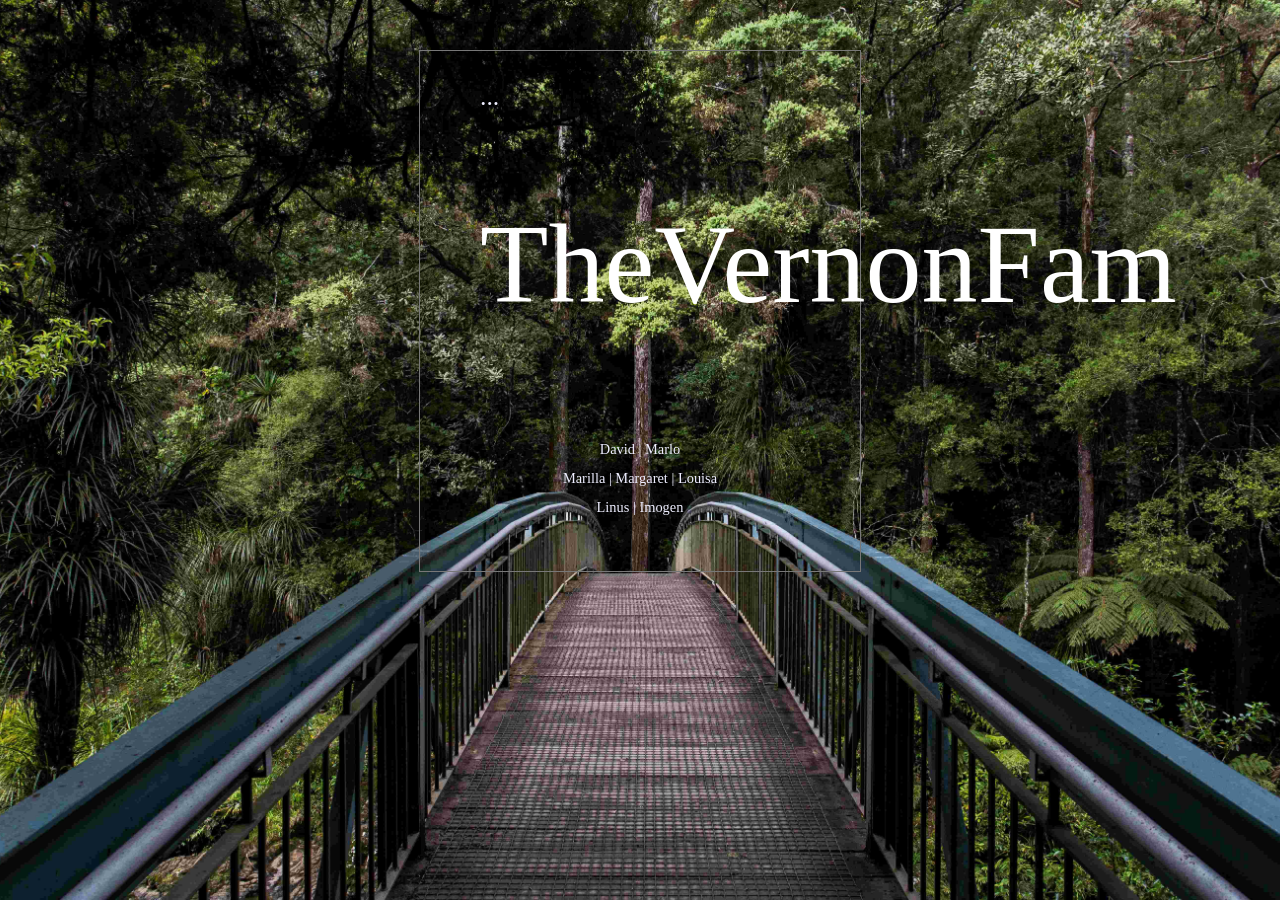
<file: index.html>
<!DOCTYPE html>
<html>

<head>
	<meta charset="UTF-8">
	
	<title>TheVernonFam</title>
	
	<style>
		* { margin: 0; padding: 0; }
		
		html { 
			background: url(images/img5.jpg) no-repeat center center fixed; 
			-webkit-background-size: cover;
			-moz-background-size: cover;
			-o-background-size: cover;
			background-size: cover;
		}
		
		#page-wrap { width: 400px; margin: 50px auto; padding: 20px; background: transparent;border:solid 1px #777;}
		h1 {color: #FFF; font: 7em/2 Georgia, Serif; margin: 0 0 30px 0; text-indent: 40px; }
		h2 {color: #EEF; font: 1.6em/2 Georgia, Serif; margin: 0 0 30px 0; text-indent: 40px; }
		p  {color: #EEF; font: 0.9em/2 Georgia, Serif; margin: 0 0 30px 0; text-indent: 40px; }
	</style>
</head>

<body>

    <div id="page-wrap">
	<h2>...</h2>
	<h1>TheVernonFam</h1>
	<p align="center"><br />David | Marlo <br /> Marilla | Margaret | Louisa <br /> Linus | Imogen</p>
    </div>

</body>

</html>
</file>
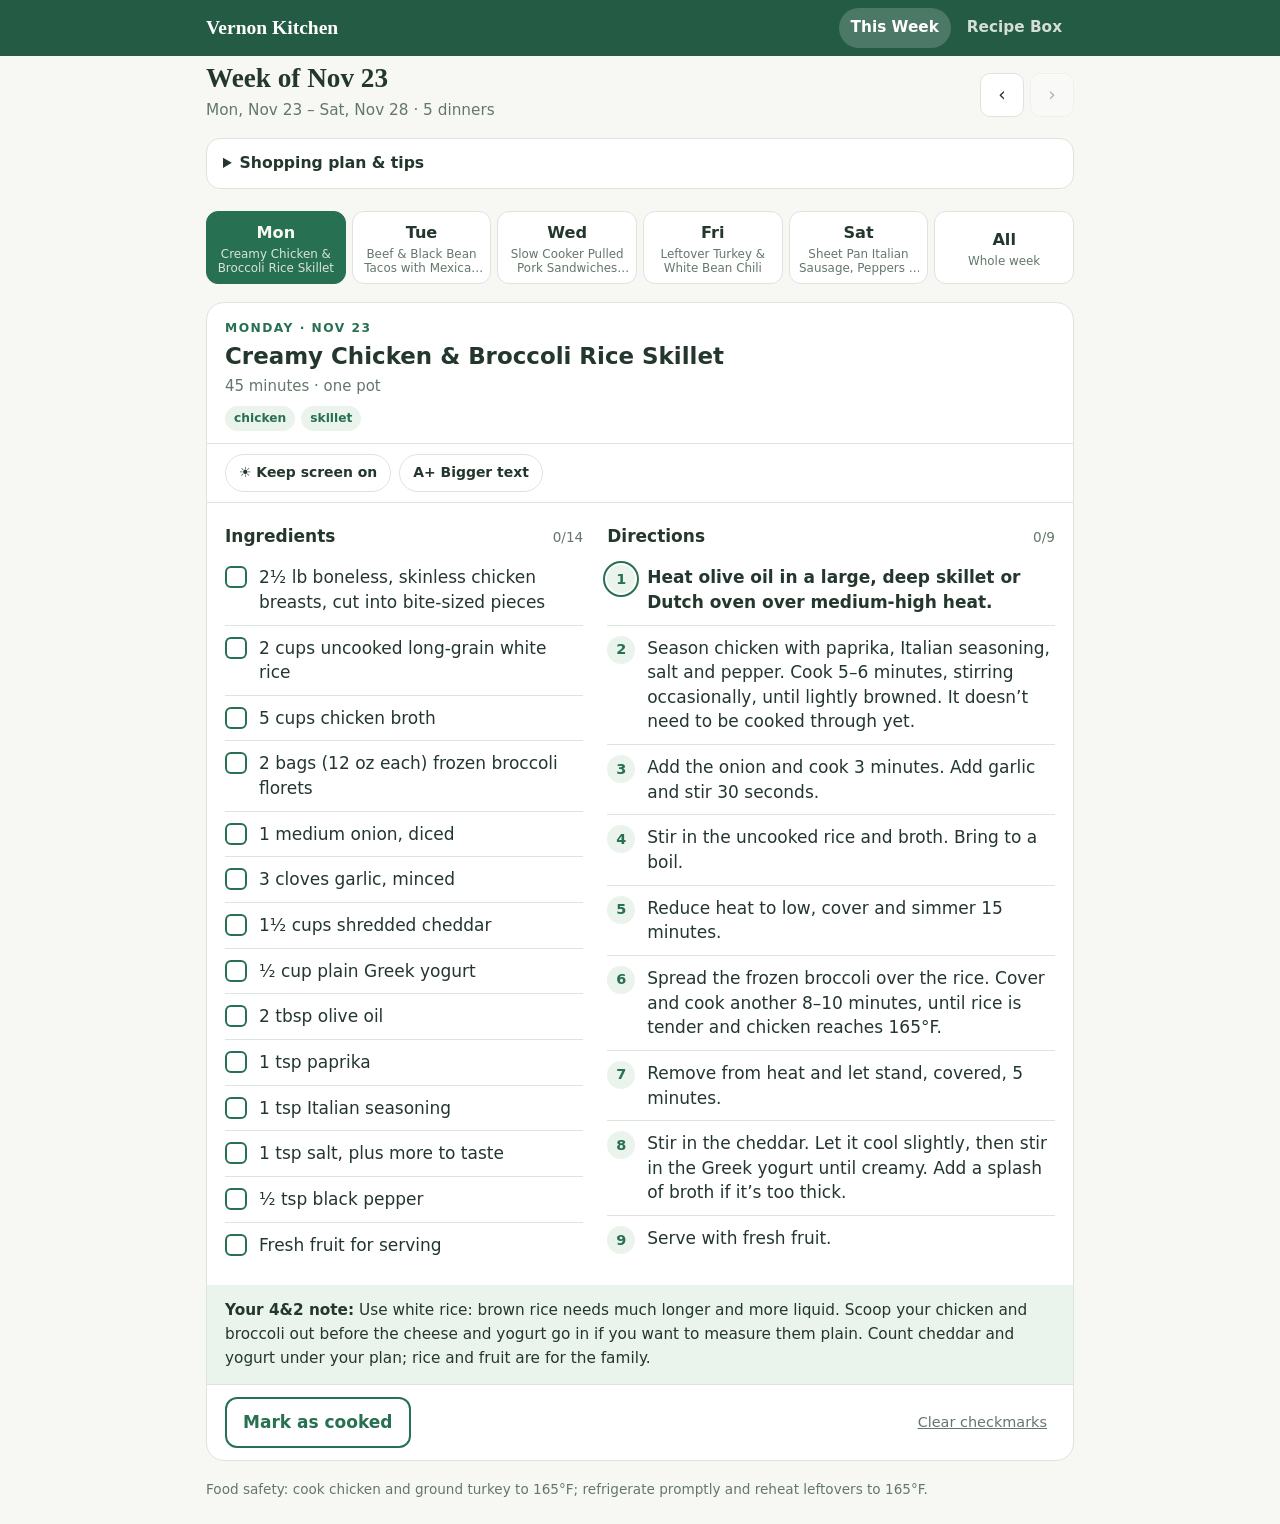
<file: recipes/index.html>
<!doctype html>
<html lang="en">
<head>
<meta charset="utf-8">
<meta name="viewport" content="width=device-width,initial-scale=1,viewport-fit=cover">
<title>Vernon Family Recipes</title>
<meta name="theme-color" content="#245b45">
<meta name="apple-mobile-web-app-capable" content="yes">
<meta name="mobile-web-app-capable" content="yes">
<meta name="apple-mobile-web-app-title" content="Recipes">
<link rel="stylesheet" href="style.css">
</head>
<body>
<header class="bar">
  <div class="wrap bar-in">
    <a class="brand" href="#/week">Vernon Kitchen</a>
    <nav class="tabs">
      <a href="#/week" data-tab="week">This Week</a>
      <a href="#/box" data-tab="box">Recipe Box</a>
    </nav>
  </div>
</header>
<main id="app" class="wrap"></main>
<footer class="wrap foot">
  Food safety: cook chicken and ground turkey to 165°F; refrigerate promptly and reheat leftovers to 165°F.
</footer>
<script src="data.js"></script>
<script src="app.js"></script>
</body>
</html>
</file>
<file: recipes/style.css>
:root {
  --bg: #f7f8f4;
  --card: #ffffff;
  --ink: #23372d;
  --muted: #63776a;
  --line: #dbe5dc;
  --brand: #245b45;
  --accent: #287052;
  --soft: #eaf3ec;
  --done: #9aa99f;
  --on-brand: #ffffff;
  --fs: 17px;
}
@media (prefers-color-scheme: dark) {
  :root {
    --bg: #121a16;
    --card: #1b2620;
    --ink: #e4ece6;
    --muted: #9db0a3;
    --line: #2c3b33;
    --brand: #1d4a38;
    --accent: #7cc7a0;
    --soft: #22332a;
    --done: #5f7166;
  }
}

* { box-sizing: border-box; }
html { -webkit-text-size-adjust: 100%; }
body {
  margin: 0;
  background: var(--bg);
  color: var(--ink);
  font: var(--fs)/1.55 system-ui, -apple-system, "Segoe UI", sans-serif;
}
a { color: var(--accent); }
button { font: inherit; color: inherit; cursor: pointer; }
.wrap { max-width: 900px; margin: 0 auto; padding: 0 16px; }

/* Top bar */
.bar {
  background: var(--brand);
  color: var(--on-brand);
  padding-top: env(safe-area-inset-top);
}
.bar-in { display: flex; align-items: center; justify-content: space-between; gap: 12px; min-height: 56px; }
.brand { color: inherit; text-decoration: none; font: 700 1.15em Georgia, serif; white-space: nowrap; }
.tabs { display: flex; gap: 4px; }
.tabs a {
  color: inherit; text-decoration: none; font-weight: 600; font-size: .9em;
  padding: 8px 12px; border-radius: 999px; opacity: .8; white-space: nowrap;
}
.tabs a.on { background: rgba(255,255,255,.18); opacity: 1; }

main { padding-top: 16px; padding-bottom: 32px; min-height: 60vh; }
h1 { font: 700 1.6em/1.2 Georgia, serif; margin: 6px 0 4px; }
.sub { color: var(--muted); margin: 0 0 12px; font-size: .9em; }

/* Week header */
.week-head { display: flex; align-items: center; justify-content: space-between; gap: 8px; }
.week-nav { display: flex; gap: 6px; }
.icon-btn {
  background: var(--card); border: 1px solid var(--line); border-radius: 10px;
  min-width: 44px; height: 44px; display: inline-flex; align-items: center; justify-content: center;
  text-decoration: none; color: var(--ink); font-size: 1.1em;
}
.icon-btn[aria-disabled="true"] { opacity: .35; pointer-events: none; }

details.shop {
  background: var(--card); border: 1px solid var(--line); border-radius: 14px;
  padding: 12px 16px; margin: 4px 0 14px; font-size: .92em;
}
details.shop summary { font-weight: 700; cursor: pointer; }
details.shop p { margin: 8px 0 0; }

/* Sticky day strip */
.days {
  position: sticky; top: 0; z-index: 5;
  display: grid; grid-template-columns: repeat(6, 1fr); gap: 6px;
  background: var(--bg); padding: 8px 0;
  margin: 0 -16px; padding-left: 16px; padding-right: 16px;
}
.day {
  background: var(--card); border: 1px solid var(--line); border-radius: 12px;
  padding: 8px 4px; text-align: center; text-decoration: none; color: var(--ink);
  min-height: 56px; display: flex; flex-direction: column; justify-content: center; gap: 2px;
  position: relative;
}
.day b { font-size: .95em; white-space: nowrap; }
.day small { font-size: .7em; color: var(--muted); line-height: 1.2; display: none; }
.day.today b::after { content: ""; display: inline-block; width: 6px; height: 6px; border-radius: 50%; background: var(--accent); margin-left: 4px; vertical-align: middle; }
.day.on { background: var(--accent); border-color: var(--accent); color: var(--bg); }
.day.on small { color: inherit; opacity: .85; }
.day.cooked:not(.on) b { color: var(--done); text-decoration: line-through; }
@media (min-width: 700px) {
  .day small { display: block; overflow: hidden; display: -webkit-box; -webkit-line-clamp: 2; -webkit-box-orient: vertical; }
  .day { min-height: 72px; padding: 8px; }
}

/* Recipe card */
.card {
  background: var(--card); border: 1px solid var(--line); border-radius: 18px;
  margin: 10px 0 18px; overflow: hidden;
}
.card-top { padding: 16px 18px 12px; border-bottom: 1px solid var(--line); }
.kicker { color: var(--accent); font-weight: 800; letter-spacing: .12em; font-size: .72em; text-transform: uppercase; }
.card-top h2 { margin: 4px 0; font-size: 1.35em; line-height: 1.25; }
.card-top h2 a { color: inherit; text-decoration: none; }
.meta { color: var(--muted); font-size: .88em; margin: 0; }
.tags { display: flex; flex-wrap: wrap; gap: 6px; margin-top: 8px; }
.tag { background: var(--soft); color: var(--accent); font-size: .72em; font-weight: 700; padding: 3px 9px; border-radius: 999px; }
.leftover-link { display: inline-block; margin-top: 8px; font-size: .88em; }

.tools { display: flex; flex-wrap: wrap; gap: 8px; padding: 10px 18px; border-bottom: 1px solid var(--line); }
.chip {
  background: transparent; border: 1px solid var(--line); border-radius: 999px;
  padding: 7px 13px; font-size: .82em; font-weight: 600; min-height: 38px;
}
.chip[aria-pressed="true"] { background: var(--accent); border-color: var(--accent); color: var(--bg); }

.cols { display: grid; grid-template-columns: 1fr 1.25fr; gap: 24px; padding: 6px 18px 18px; }
@media (max-width: 700px) { .cols { grid-template-columns: 1fr; gap: 0; } }
h3 { margin: 14px 0 6px; font-size: 1em; display: flex; justify-content: space-between; align-items: baseline; }
h3 .count { color: var(--muted); font-weight: 500; font-size: .8em; }

ul.check, ol.steps { list-style: none; padding: 0; margin: 0; }
.check li button, .steps li button {
  display: flex; gap: 12px; align-items: flex-start; width: 100%; text-align: left;
  background: none; border: 0; padding: 10px 0; border-bottom: 1px solid var(--line);
  line-height: 1.45;
}
.check li:last-child button, .steps li:last-child button { border-bottom: 0; }
.box {
  flex: 0 0 22px; height: 22px; border: 2px solid var(--accent); border-radius: 6px; margin-top: 1px;
  display: inline-flex; align-items: center; justify-content: center; font-size: 14px; color: var(--bg);
}
.num {
  flex: 0 0 28px; height: 28px; border-radius: 50%; background: var(--soft); color: var(--accent);
  font-weight: 800; font-size: .85em; display: inline-flex; align-items: center; justify-content: center;
}
li.done .box { background: var(--accent); }
li.done .box::after { content: "✓"; }
li.done .txt { color: var(--done); text-decoration: line-through; }
li.done .num { background: var(--accent); color: var(--bg); }
li.current .txt { font-weight: 600; }
li.current .num { outline: 2px solid var(--accent); outline-offset: 2px; }

aside.note { padding: 14px 18px; background: var(--soft); font-size: .9em; }

.cooked-row { display: flex; justify-content: space-between; align-items: center; gap: 10px; padding: 12px 18px; border-top: 1px solid var(--line); }
.cooked-btn {
  background: var(--card); border: 2px solid var(--accent); color: var(--accent);
  border-radius: 12px; padding: 10px 16px; font-weight: 700; min-height: 46px;
}
.cooked-btn[aria-pressed="true"] { background: var(--accent); color: var(--bg); }
.reset { background: none; border: 0; color: var(--muted); text-decoration: underline; font-size: .85em; padding: 8px; }

.swipe-hint { text-align: center; color: var(--muted); font-size: .78em; margin: -6px 0 6px; }
@media (min-width: 700px) { .swipe-hint { display: none; } }

/* Recipe box */
.search {
  width: 100%; font: inherit; padding: 12px 14px; border-radius: 12px;
  border: 1px solid var(--line); background: var(--card); color: var(--ink);
}
.filters { display: flex; flex-wrap: wrap; gap: 6px; margin: 10px 0 4px; }
.grid { display: grid; grid-template-columns: repeat(auto-fill, minmax(240px, 1fr)); gap: 12px; margin-top: 12px; }
.tile {
  background: var(--card); border: 1px solid var(--line); border-radius: 14px; padding: 14px 16px;
  text-decoration: none; color: var(--ink); display: block;
}
.tile h2 { font-size: 1.05em; margin: 0 0 4px; line-height: 1.3; }
.tile .meta { font-size: .8em; }
.empty { color: var(--muted); text-align: center; padding: 30px 0; }
.back { display: inline-block; margin: 2px 0 4px; text-decoration: none; font-weight: 600; font-size: .9em; }

.foot { color: var(--muted); font-size: .8em; padding-bottom: calc(24px + env(safe-area-inset-bottom)); }

@media print {
  .bar, .days, .tools, .week-nav, .cooked-row, .swipe-hint, .back { display: none !important; }
  body { background: #fff; color: #000; font-size: 11pt; }
  .card { break-inside: avoid; border-color: #ccc; }
  details.shop { border-color: #ccc; }
}
</file>
